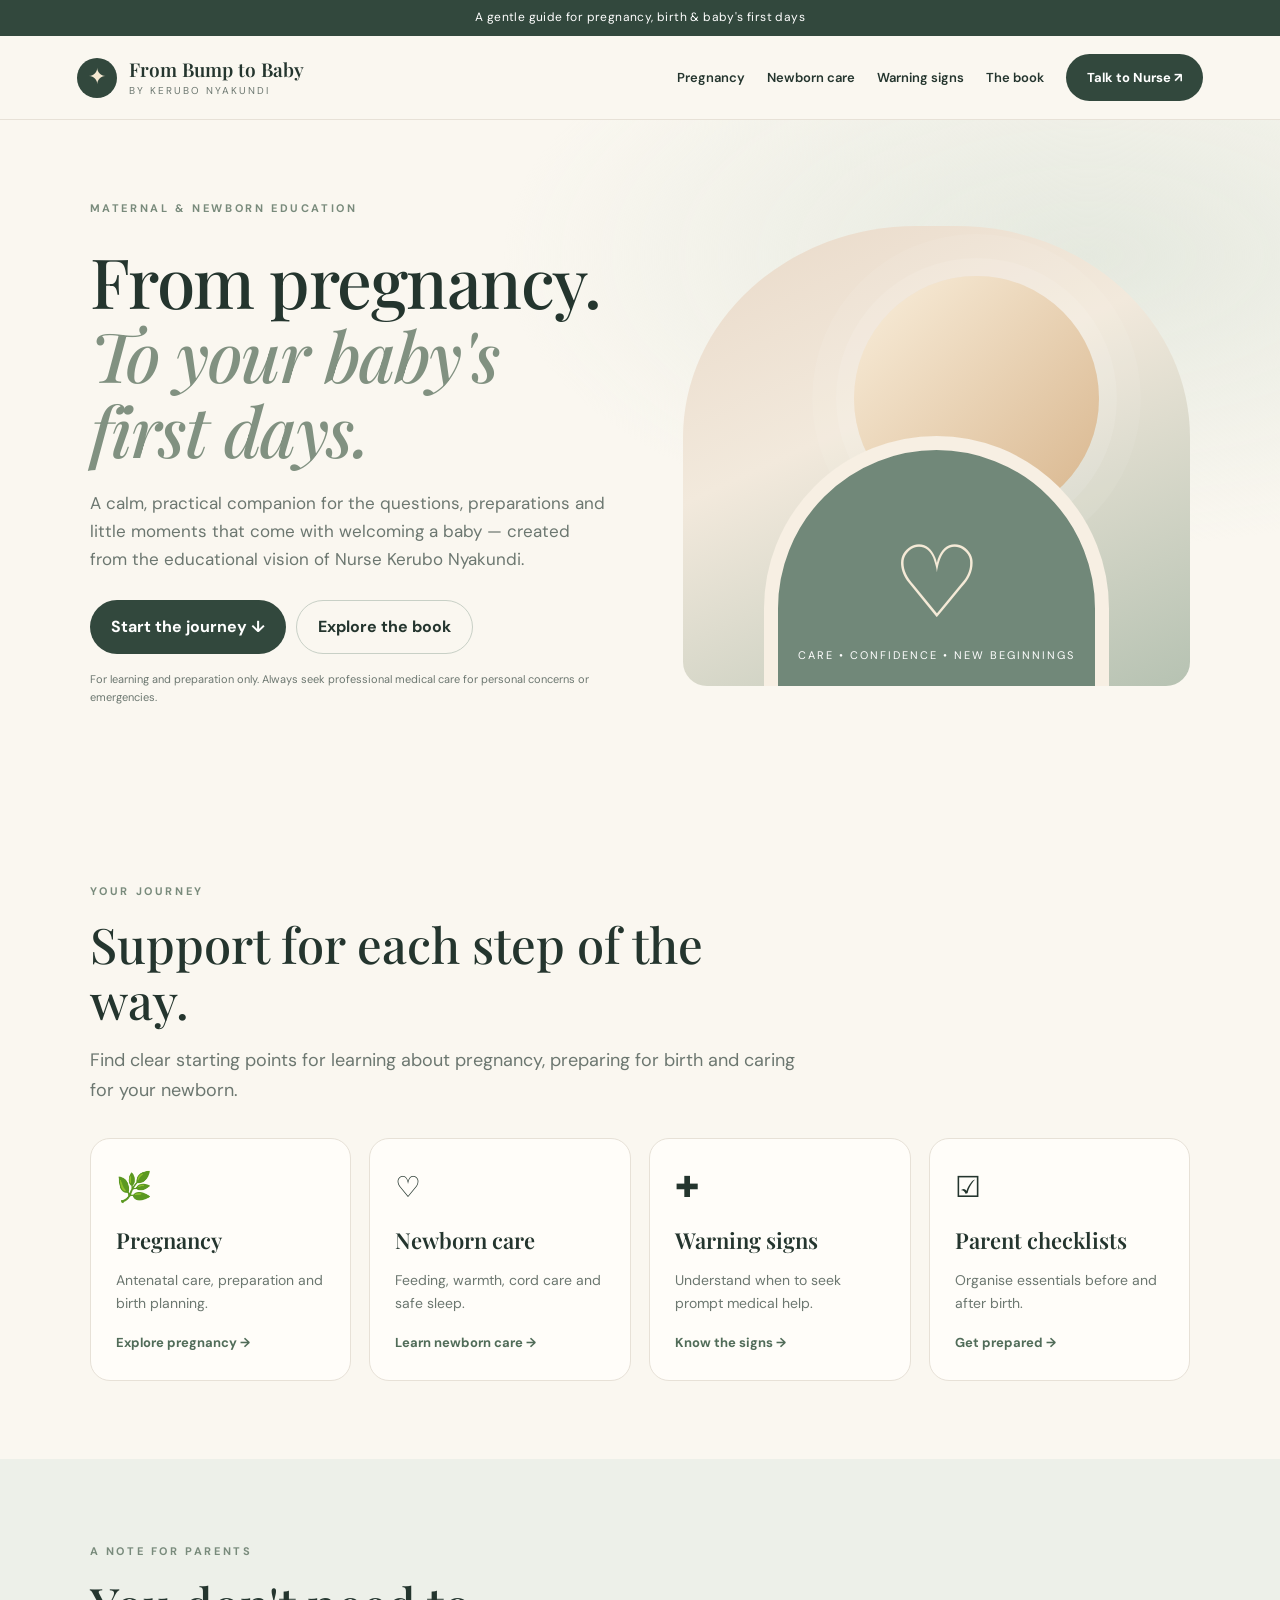
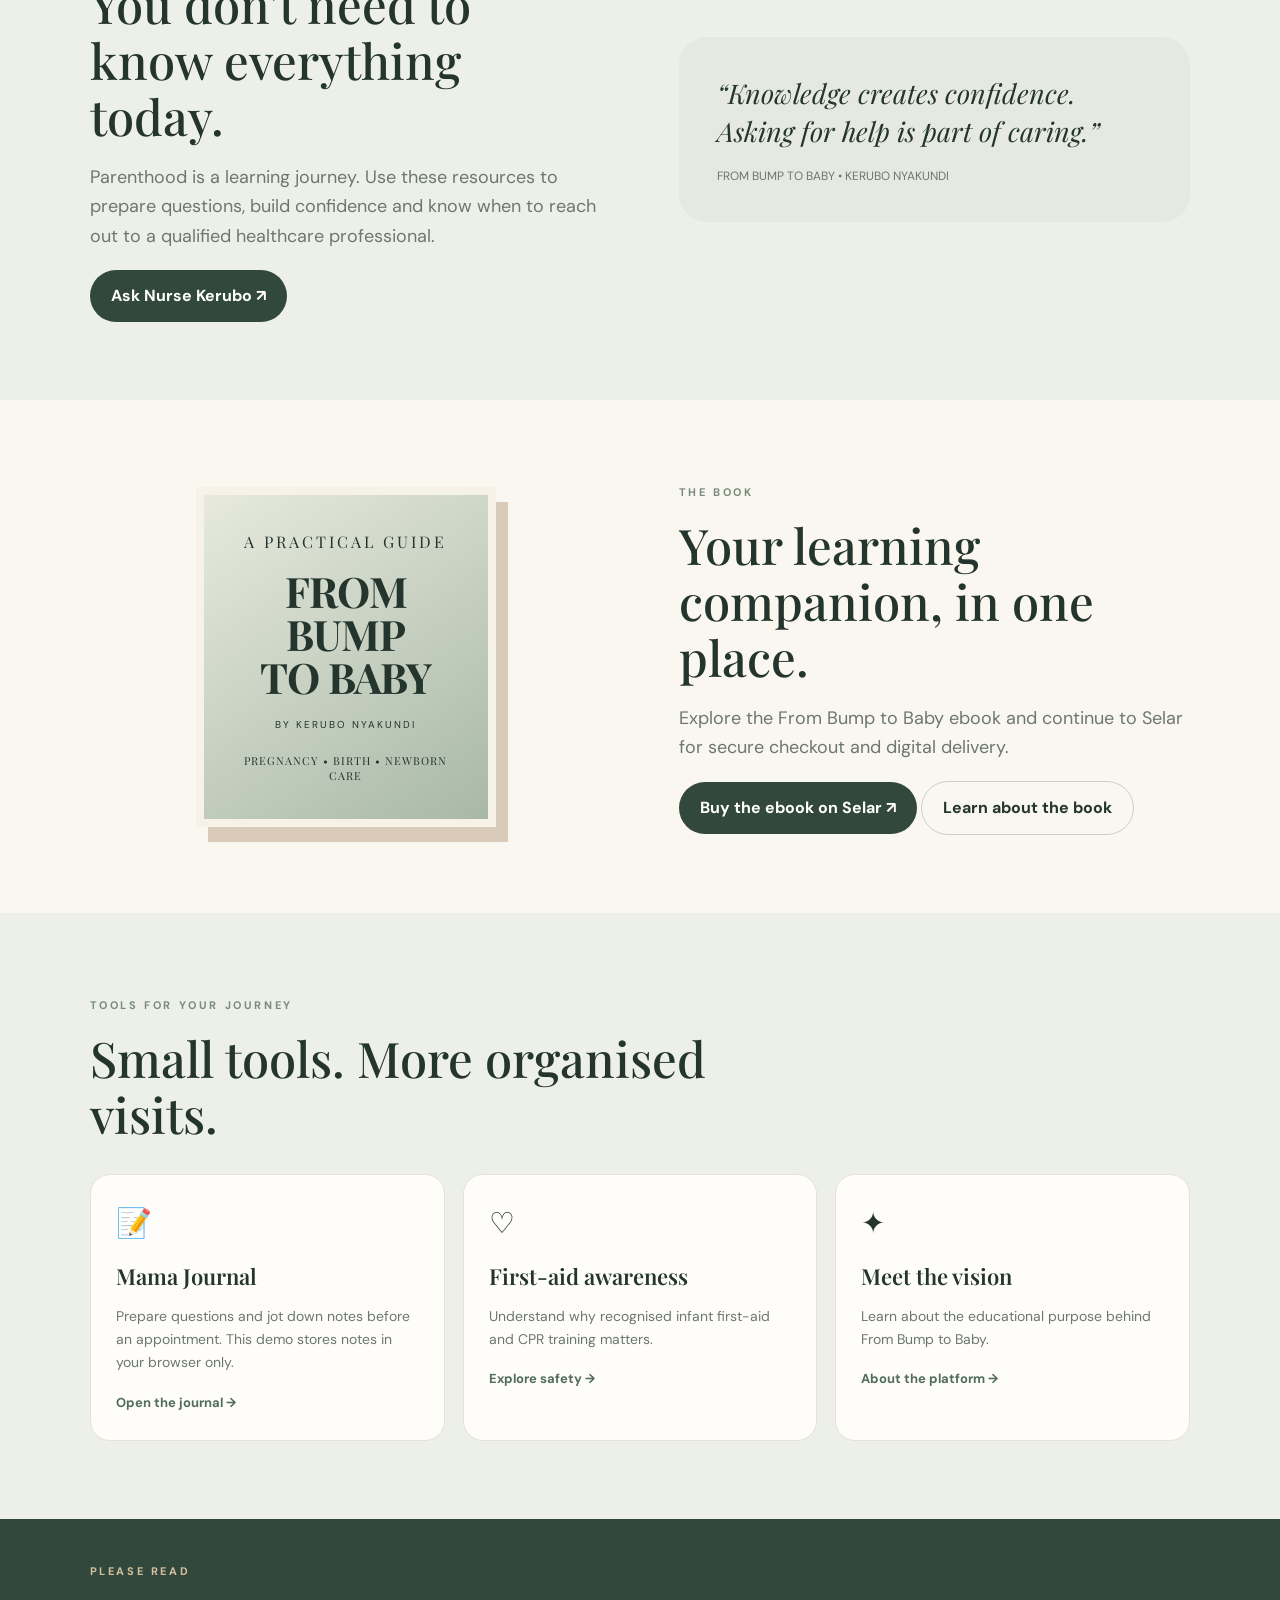
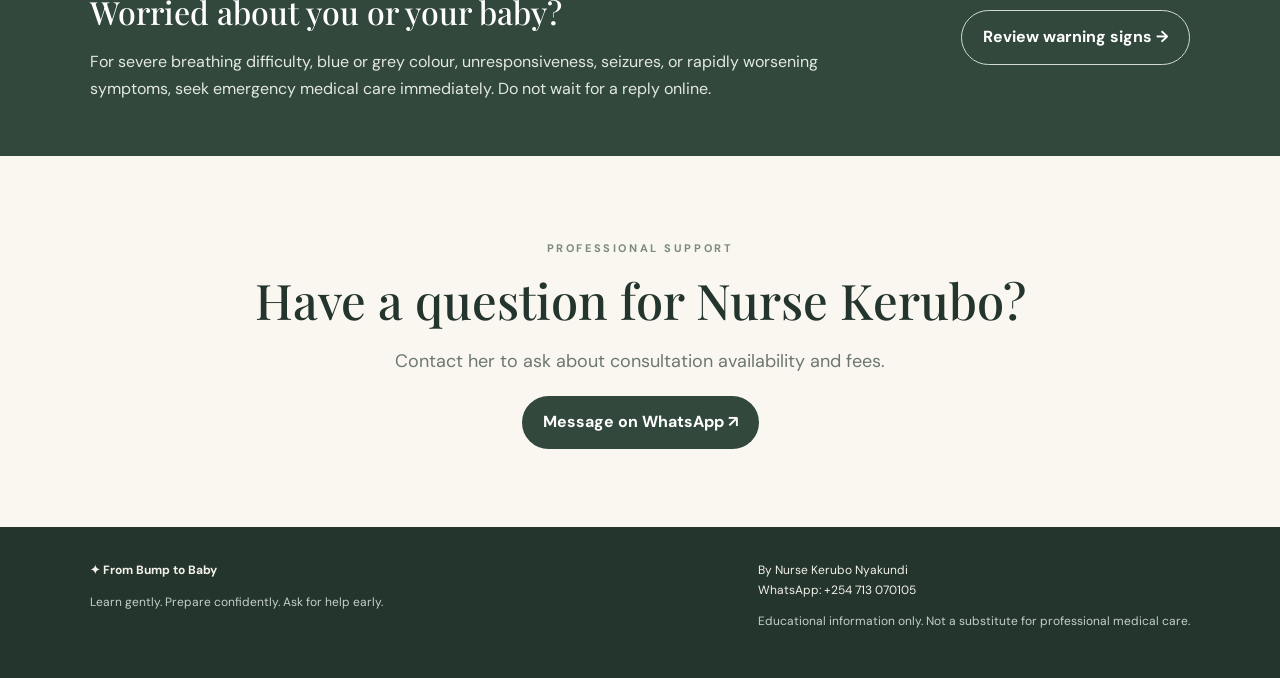
<file: index.html>
<!doctype html><html lang="en"><head><meta charset="utf-8"><meta name="viewport" content="width=device-width,initial-scale=1"><meta name="theme-color" content="#faf7f0"><meta name="description" content="Maternal and newborn education by Nurse Kerubo Nyakundi."><title>From Bump to Baby | Nurse Kerubo Nyakundi</title><link rel="stylesheet" href="styles.css"></head><body><div class="topnote">A gentle guide for pregnancy, birth & baby's first days</div><header class="header"><a class="brand" href="index.html"><span class="brandmark">✦</span><span class="brandname">From Bump to Baby<small>BY KERUBO NYAKUNDI</small></span></a><nav class="navlinks"><a href="pregnancy.html">Pregnancy</a><a href="newborn.html">Newborn care</a><a href="warning-signs.html">Warning signs</a><a href="book.html">The book</a><a class="navcta" href="consultation.html">Talk to Nurse ↗</a></nav><button class="menu" aria-label="Open menu" onclick="document.querySelector('.mobile-menu').classList.toggle('open')">☰</button></header><nav class="mobile-menu"><a href="index.html">Home</a><a href="pregnancy.html">Pregnancy</a><a href="newborn.html">Newborn care</a><a href="warning-signs.html">Warning signs</a><a href="first-aid.html">First aid</a><a href="checklists.html">Parent checklists</a><a href="journal.html">Mama Journal</a><a href="book.html">Explore the book</a><a href="about.html">About Kerubo</a><a href="consultation.html">Talk to Nurse</a></nav><main><section class="hero"><div><span class="eyebrow">MATERNAL & NEWBORN EDUCATION</span><h1>From pregnancy.<br><em>To your baby's first days.</em></h1><p>A calm, practical companion for the questions, preparations and little moments that come with welcoming a baby — created from the educational vision of Nurse Kerubo Nyakundi.</p><div class="actions"><a class="btn primary" href="#journey">Start the journey ↓</a><a class="btn secondary" href="book.html">Explore the book</a></div><p class="fine">For learning and preparation only. Always seek professional medical care for personal concerns or emergencies.</p></div><div class="hero-art" role="img" aria-label="Abstract warm illustration symbolising care and new beginnings"><div class="sun"></div><div class="arch"></div><div class="art-caption">Care • Confidence • New beginnings</div></div></section><section class="section" id="journey"><div class="section-head"><span class="eyebrow">YOUR JOURNEY</span><h2>Support for each step of the way.</h2><p class="lead">Find clear starting points for learning about pregnancy, preparing for birth and caring for your newborn.</p></div><div class="cards four"><a class="card" href="pregnancy.html"><span class="emoji">🌿</span><h3>Pregnancy</h3><p>Antenatal care, preparation and birth planning.</p><span class="textlink">Explore pregnancy →</span></a><a class="card" href="newborn.html"><span class="emoji">♡</span><h3>Newborn care</h3><p>Feeding, warmth, cord care and safe sleep.</p><span class="textlink">Learn newborn care →</span></a><a class="card" href="warning-signs.html"><span class="emoji">✚</span><h3>Warning signs</h3><p>Understand when to seek prompt medical help.</p><span class="textlink">Know the signs →</span></a><a class="card" href="checklists.html"><span class="emoji">☑</span><h3>Parent checklists</h3><p>Organise essentials before and after birth.</p><span class="textlink">Get prepared →</span></a></div></section><section class="section soft"><div class="split"><div><span class="eyebrow">A NOTE FOR PARENTS</span><h2>You don't need to know everything today.</h2><p class="lead">Parenthood is a learning journey. Use these resources to prepare questions, build confidence and know when to reach out to a qualified healthcare professional.</p><a class="btn primary" href="consultation.html">Ask Nurse Kerubo ↗</a></div><div class="quote">“Knowledge creates confidence. Asking for help is part of caring.”<small>FROM BUMP TO BABY • KERUBO NYAKUNDI</small></div></div></section><section class="section"><div class="split"><div class="bookcover">A PRACTICAL GUIDE<strong>FROM<br>BUMP<br>TO BABY</strong><small>BY KERUBO NYAKUNDI</small><span style="margin-top:22px;font-size:11px;letter-spacing:1px">PREGNANCY • BIRTH • NEWBORN CARE</span></div><div><span class="eyebrow">THE BOOK</span><h2>Your learning companion, in one place.</h2><p class="lead">Explore the From Bump to Baby ebook and continue to Selar for secure checkout and digital delivery.</p><a class="btn primary" href="https://selar.com/7926o1ka6p" target="_blank" rel="noopener noreferrer">Buy the ebook on Selar ↗</a> <a class="btn secondary" href="book.html">Learn about the book</a></div></div></section><section class="section soft"><div class="section-head"><span class="eyebrow">TOOLS FOR YOUR JOURNEY</span><h2>Small tools. More organised visits.</h2></div><div class="cards three"><a class="card" href="journal.html"><span class="emoji">📝</span><h3>Mama Journal</h3><p>Prepare questions and jot down notes before an appointment. This demo stores notes in your browser only.</p><span class="textlink">Open the journal →</span></a><a class="card" href="first-aid.html"><span class="emoji">♡</span><h3>First-aid awareness</h3><p>Understand why recognised infant first-aid and CPR training matters.</p><span class="textlink">Explore safety →</span></a><a class="card" href="about.html"><span class="emoji">✦</span><h3>Meet the vision</h3><p>Learn about the educational purpose behind From Bump to Baby.</p><span class="textlink">About the platform →</span></a></div></section><section class="alertband"><div><span class="eyebrow" style="color:#d6c19e">PLEASE READ</span><h2>Worried about you or your baby?</h2><p>For severe breathing difficulty, blue or grey colour, unresponsiveness, seizures, or rapidly worsening symptoms, seek emergency medical care immediately. Do not wait for a reply online.</p></div><a class="btn secondary" href="warning-signs.html">Review warning signs →</a></section><section class="section" style="text-align:center"><span class="eyebrow">PROFESSIONAL SUPPORT</span><h2>Have a question for Nurse Kerubo?</h2><p class="lead" style="margin:0 auto 20px">Contact her to ask about consultation availability and fees.</p><a class="btn primary" href="https://wa.me/254713070105?text=Hello%20Kerubo%2C%20I%27d%20like%20to%20ask%20about%20a%20nurse%20consultation." target="_blank" rel="noopener">Message on WhatsApp ↗</a></section></main><footer class="footer"><div><strong>✦ From Bump to Baby</strong><p>Learn gently. Prepare confidently. Ask for help early.</p></div><div>By Nurse Kerubo Nyakundi<br>WhatsApp: +254 713 070105<br><p>Educational information only. Not a substitute for professional medical care.</p></div></footer><script src="site.js"></script></body></html>
</file>
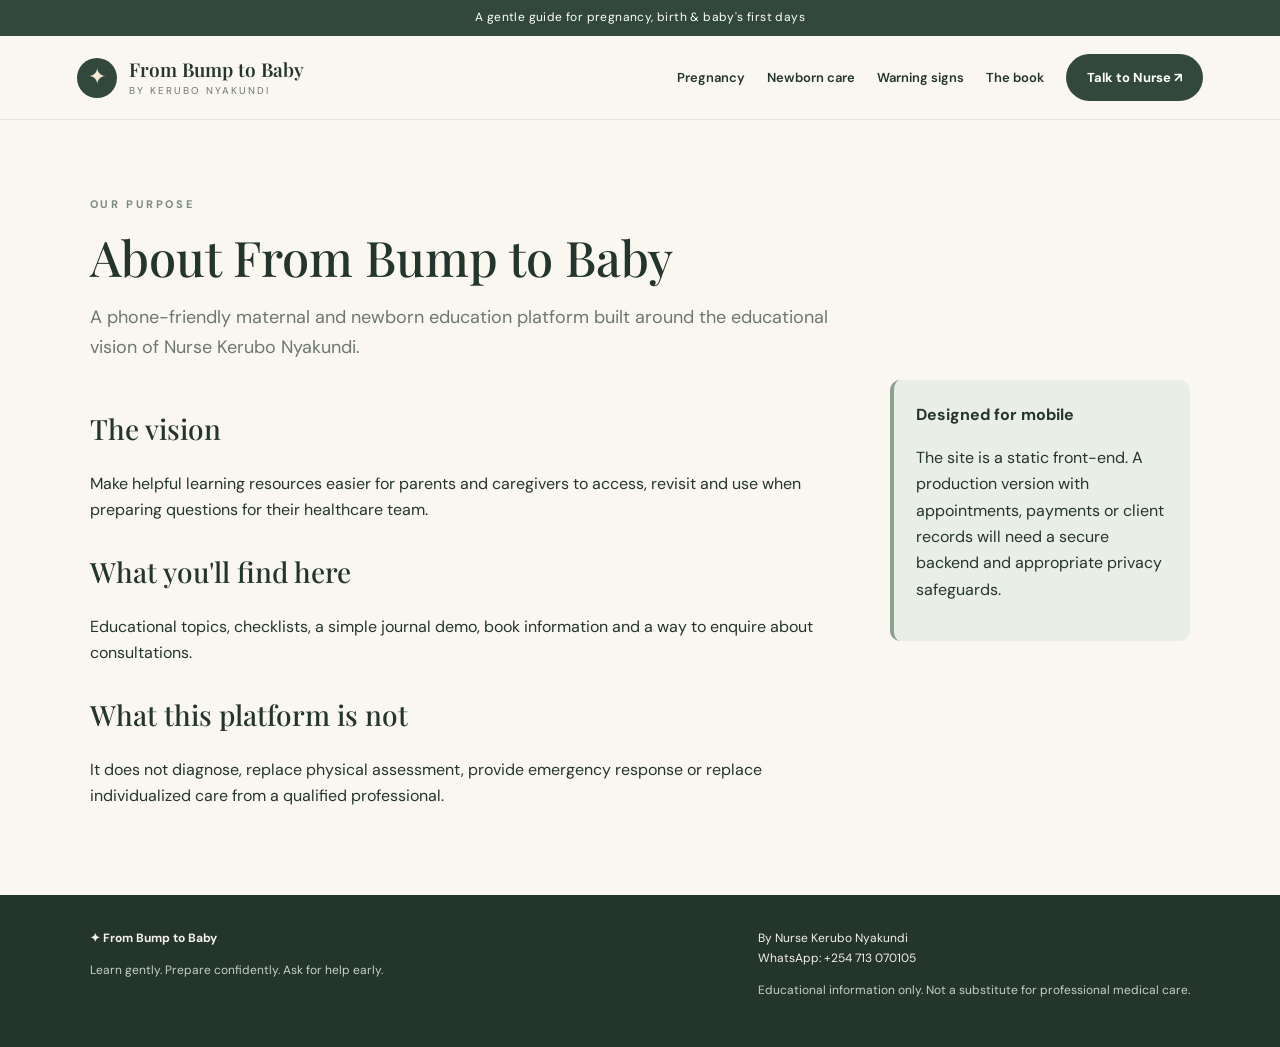
<file: about.html>
<!doctype html><html lang="en"><head><meta charset="utf-8"><meta name="viewport" content="width=device-width,initial-scale=1"><meta name="theme-color" content="#faf7f0"><meta name="description" content="Maternal and newborn education by Nurse Kerubo Nyakundi."><title>About | From Bump to Baby</title><link rel="stylesheet" href="styles.css"></head><body><div class="topnote">A gentle guide for pregnancy, birth & baby's first days</div><header class="header"><a class="brand" href="index.html"><span class="brandmark">✦</span><span class="brandname">From Bump to Baby<small>BY KERUBO NYAKUNDI</small></span></a><nav class="navlinks"><a href="pregnancy.html">Pregnancy</a><a href="newborn.html">Newborn care</a><a href="warning-signs.html">Warning signs</a><a href="book.html">The book</a><a class="navcta" href="consultation.html">Talk to Nurse ↗</a></nav><button class="menu" aria-label="Open menu" onclick="document.querySelector('.mobile-menu').classList.toggle('open')">☰</button></header><nav class="mobile-menu"><a href="index.html">Home</a><a href="pregnancy.html">Pregnancy</a><a href="newborn.html">Newborn care</a><a href="warning-signs.html">Warning signs</a><a href="first-aid.html">First aid</a><a href="checklists.html">Parent checklists</a><a href="journal.html">Mama Journal</a><a href="book.html">Explore the book</a><a href="about.html">About Kerubo</a><a href="consultation.html">Talk to Nurse</a></nav><main class="page"><span class="eyebrow">OUR PURPOSE</span><h1>About From Bump to Baby</h1><p class="lead">A phone-friendly maternal and newborn education platform built around the educational vision of Nurse Kerubo Nyakundi.</p><div class="content"><article><h2>The vision</h2><p>Make helpful learning resources easier for parents and caregivers to access, revisit and use when preparing questions for their healthcare team.</p><h2>What you'll find here</h2><p>Educational topics, checklists, a simple journal demo, book information and a way to enquire about consultations.</p><h2>What this platform is not</h2><p>It does not diagnose, replace physical assessment, provide emergency response or replace individualized care from a qualified professional.</p></article><aside class="tip"><strong>Designed for mobile</strong><p>The site is a static front-end. A production version with appointments, payments or client records will need a secure backend and appropriate privacy safeguards.</p></aside></div></main><footer class="footer"><div><strong>✦ From Bump to Baby</strong><p>Learn gently. Prepare confidently. Ask for help early.</p></div><div>By Nurse Kerubo Nyakundi<br>WhatsApp: +254 713 070105<br><p>Educational information only. Not a substitute for professional medical care.</p></div></footer><script src="site.js"></script></body></html>
</file>
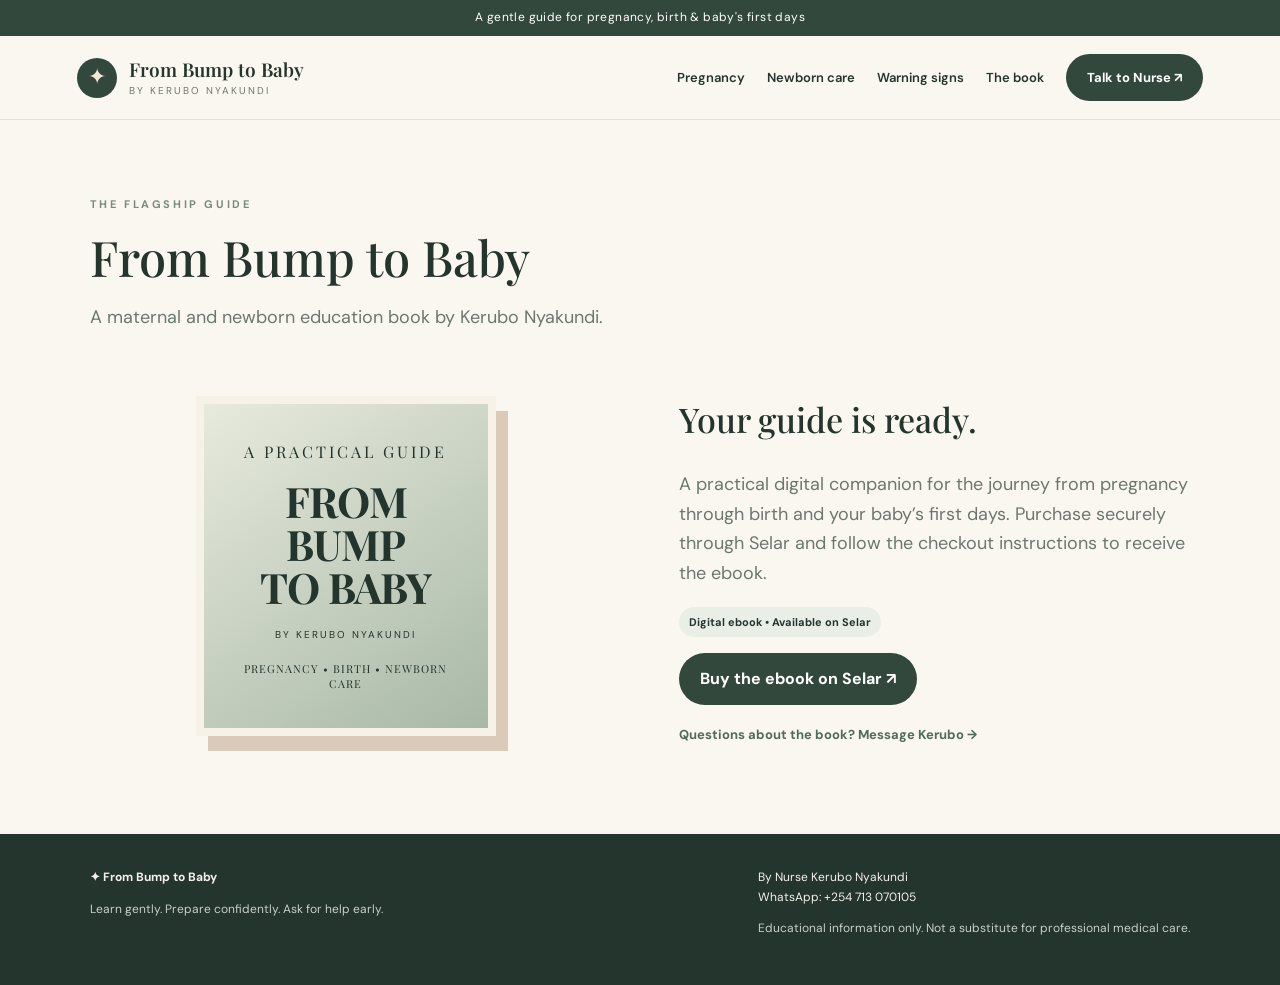
<file: book.html>
<!doctype html><html lang="en"><head><meta charset="utf-8"><meta name="viewport" content="width=device-width,initial-scale=1"><meta name="theme-color" content="#faf7f0"><meta name="description" content="Maternal and newborn education by Nurse Kerubo Nyakundi."><title>The Book | From Bump to Baby</title><link rel="stylesheet" href="styles.css"></head><body><div class="topnote">A gentle guide for pregnancy, birth & baby's first days</div><header class="header"><a class="brand" href="index.html"><span class="brandmark">✦</span><span class="brandname">From Bump to Baby<small>BY KERUBO NYAKUNDI</small></span></a><nav class="navlinks"><a href="pregnancy.html">Pregnancy</a><a href="newborn.html">Newborn care</a><a href="warning-signs.html">Warning signs</a><a href="book.html">The book</a><a class="navcta" href="consultation.html">Talk to Nurse ↗</a></nav><button class="menu" aria-label="Open menu" onclick="document.querySelector('.mobile-menu').classList.toggle('open')">☰</button></header><nav class="mobile-menu"><a href="index.html">Home</a><a href="pregnancy.html">Pregnancy</a><a href="newborn.html">Newborn care</a><a href="warning-signs.html">Warning signs</a><a href="first-aid.html">First aid</a><a href="checklists.html">Parent checklists</a><a href="journal.html">Mama Journal</a><a href="book.html">Explore the book</a><a href="about.html">About Kerubo</a><a href="consultation.html">Talk to Nurse</a></nav><main class="page"><span class="eyebrow">THE FLAGSHIP GUIDE</span><h1>From Bump to Baby</h1><p class="lead">A maternal and newborn education book by Kerubo Nyakundi.</p><div class="split" style="margin-top:35px"><div class="bookcover">A PRACTICAL GUIDE<strong>FROM<br>BUMP<br>TO BABY</strong><small>BY KERUBO NYAKUNDI</small><span style="margin-top:20px;font-size:11px;letter-spacing:1px">PREGNANCY • BIRTH • NEWBORN CARE</span></div><div><h2 style="font:500 34px 'Playfair Display',serif">Your guide is ready.</h2><p class="lead">A practical digital companion for the journey from pregnancy through birth and your baby’s first days. Purchase securely through Selar and follow the checkout instructions to receive the ebook.</p><p><span class="badge">Digital ebook • Available on Selar</span></p><a class="btn primary" href="https://selar.com/7926o1ka6p" target="_blank" rel="noopener noreferrer">Buy the ebook on Selar ↗</a><p style="margin-top:16px"><a class="textlink" href="https://wa.me/254713070105?text=Hello%20Kerubo%2C%20I%27d%20like%20to%20ask%20about%20the%20From%20Bump%20to%20Baby%20ebook." target="_blank" rel="noopener noreferrer">Questions about the book? Message Kerubo →</a></p></div></div></main><footer class="footer"><div><strong>✦ From Bump to Baby</strong><p>Learn gently. Prepare confidently. Ask for help early.</p></div><div>By Nurse Kerubo Nyakundi<br>WhatsApp: +254 713 070105<br><p>Educational information only. Not a substitute for professional medical care.</p></div></footer><script src="site.js"></script></body></html>
</file>
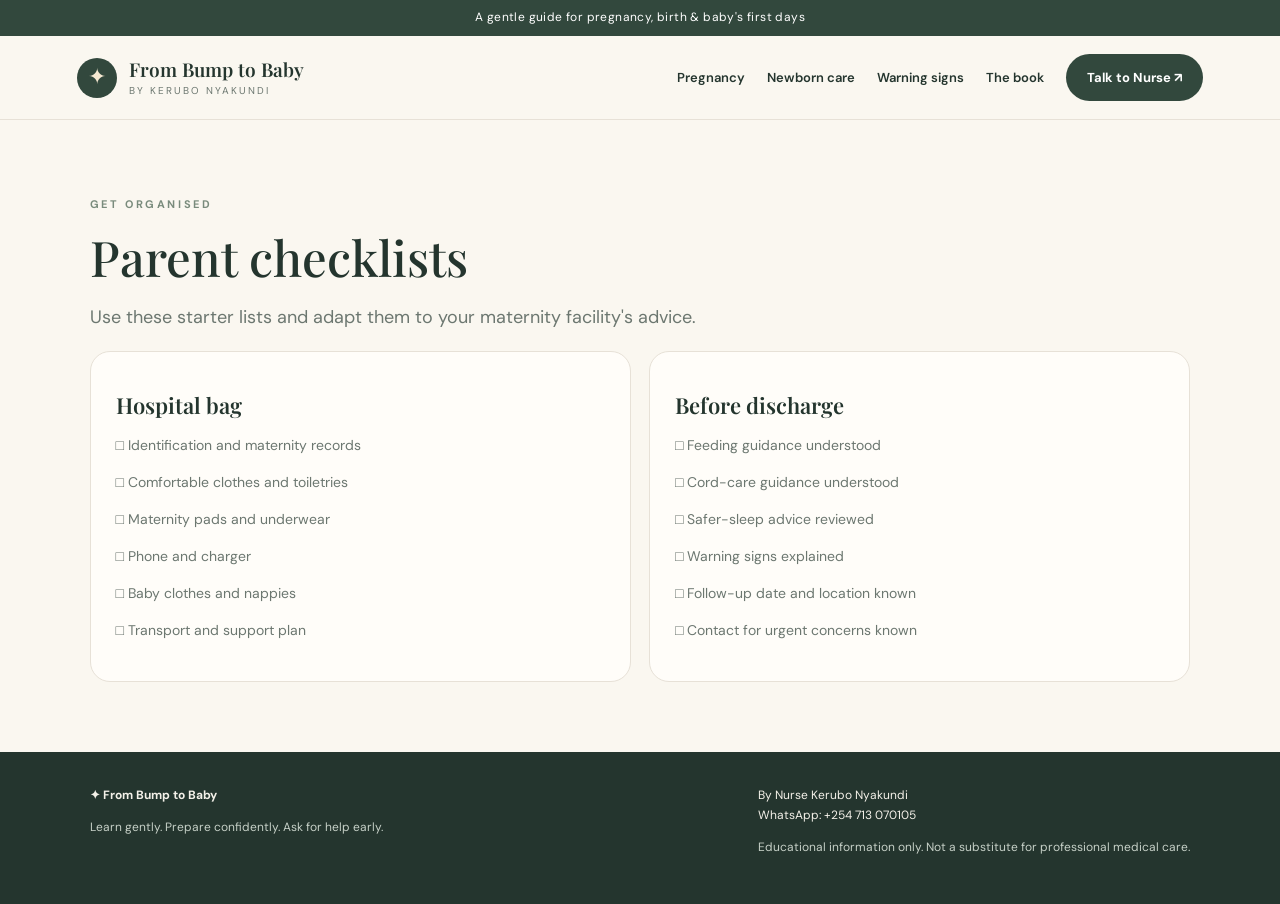
<file: checklists.html>
<!doctype html><html lang="en"><head><meta charset="utf-8"><meta name="viewport" content="width=device-width,initial-scale=1"><meta name="theme-color" content="#faf7f0"><meta name="description" content="Maternal and newborn education by Nurse Kerubo Nyakundi."><title>Parent Checklists | From Bump to Baby</title><link rel="stylesheet" href="styles.css"></head><body><div class="topnote">A gentle guide for pregnancy, birth & baby's first days</div><header class="header"><a class="brand" href="index.html"><span class="brandmark">✦</span><span class="brandname">From Bump to Baby<small>BY KERUBO NYAKUNDI</small></span></a><nav class="navlinks"><a href="pregnancy.html">Pregnancy</a><a href="newborn.html">Newborn care</a><a href="warning-signs.html">Warning signs</a><a href="book.html">The book</a><a class="navcta" href="consultation.html">Talk to Nurse ↗</a></nav><button class="menu" aria-label="Open menu" onclick="document.querySelector('.mobile-menu').classList.toggle('open')">☰</button></header><nav class="mobile-menu"><a href="index.html">Home</a><a href="pregnancy.html">Pregnancy</a><a href="newborn.html">Newborn care</a><a href="warning-signs.html">Warning signs</a><a href="first-aid.html">First aid</a><a href="checklists.html">Parent checklists</a><a href="journal.html">Mama Journal</a><a href="book.html">Explore the book</a><a href="about.html">About Kerubo</a><a href="consultation.html">Talk to Nurse</a></nav><main class="page"><span class="eyebrow">GET ORGANISED</span><h1>Parent checklists</h1><p class="lead">Use these starter lists and adapt them to your maternity facility's advice.</p><div class="cards two"><div class="card"><h3>Hospital bag</h3><p>□ Identification and maternity records</p><p>□ Comfortable clothes and toiletries</p><p>□ Maternity pads and underwear</p><p>□ Phone and charger</p><p>□ Baby clothes and nappies</p><p>□ Transport and support plan</p></div><div class="card"><h3>Before discharge</h3><p>□ Feeding guidance understood</p><p>□ Cord-care guidance understood</p><p>□ Safer-sleep advice reviewed</p><p>□ Warning signs explained</p><p>□ Follow-up date and location known</p><p>□ Contact for urgent concerns known</p></div></div></main><footer class="footer"><div><strong>✦ From Bump to Baby</strong><p>Learn gently. Prepare confidently. Ask for help early.</p></div><div>By Nurse Kerubo Nyakundi<br>WhatsApp: +254 713 070105<br><p>Educational information only. Not a substitute for professional medical care.</p></div></footer><script src="site.js"></script></body></html>
</file>
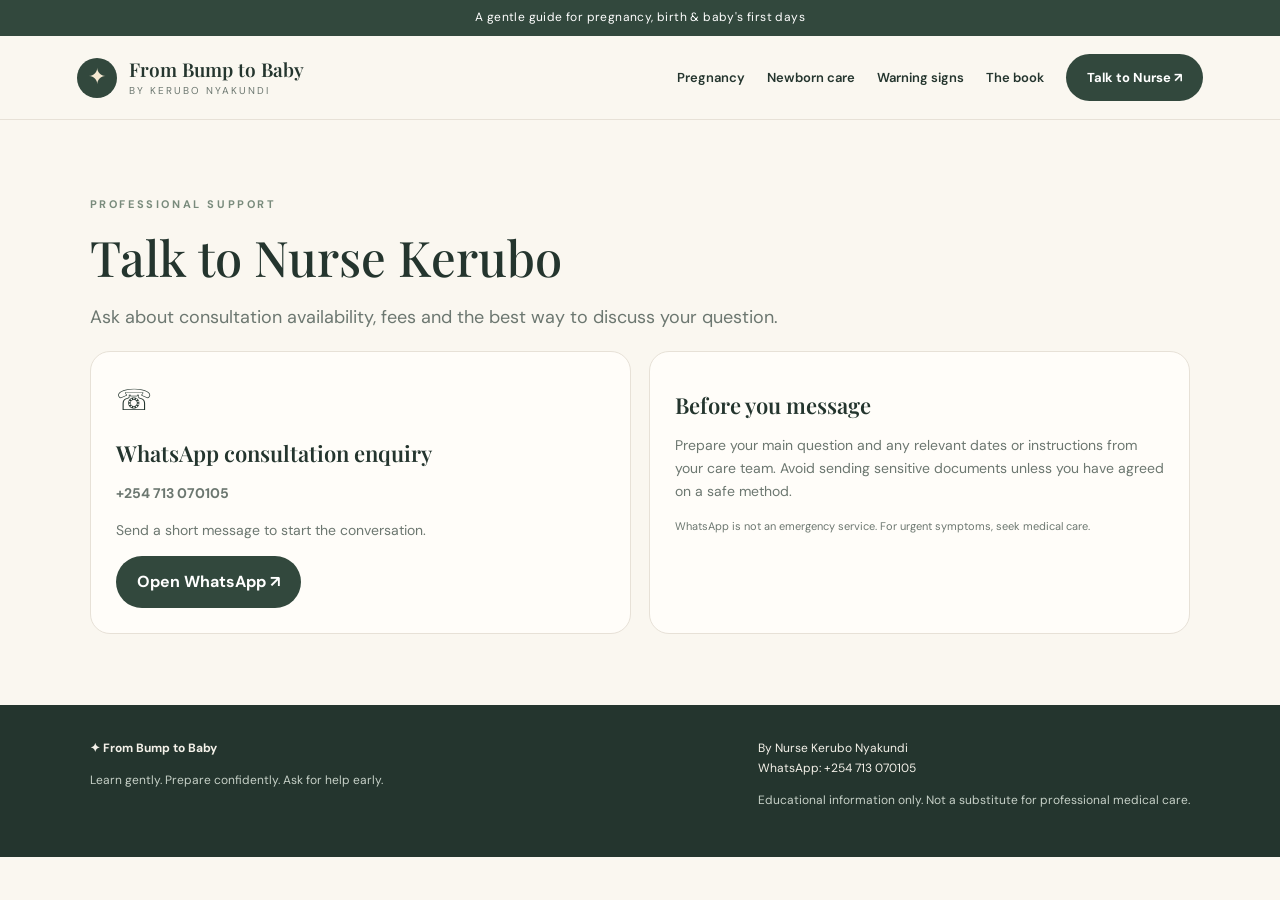
<file: consultation.html>
<!doctype html><html lang="en"><head><meta charset="utf-8"><meta name="viewport" content="width=device-width,initial-scale=1"><meta name="theme-color" content="#faf7f0"><meta name="description" content="Maternal and newborn education by Nurse Kerubo Nyakundi."><title>Consult Nurse Kerubo | From Bump to Baby</title><link rel="stylesheet" href="styles.css"></head><body><div class="topnote">A gentle guide for pregnancy, birth & baby's first days</div><header class="header"><a class="brand" href="index.html"><span class="brandmark">✦</span><span class="brandname">From Bump to Baby<small>BY KERUBO NYAKUNDI</small></span></a><nav class="navlinks"><a href="pregnancy.html">Pregnancy</a><a href="newborn.html">Newborn care</a><a href="warning-signs.html">Warning signs</a><a href="book.html">The book</a><a class="navcta" href="consultation.html">Talk to Nurse ↗</a></nav><button class="menu" aria-label="Open menu" onclick="document.querySelector('.mobile-menu').classList.toggle('open')">☰</button></header><nav class="mobile-menu"><a href="index.html">Home</a><a href="pregnancy.html">Pregnancy</a><a href="newborn.html">Newborn care</a><a href="warning-signs.html">Warning signs</a><a href="first-aid.html">First aid</a><a href="checklists.html">Parent checklists</a><a href="journal.html">Mama Journal</a><a href="book.html">Explore the book</a><a href="about.html">About Kerubo</a><a href="consultation.html">Talk to Nurse</a></nav><main class="page"><span class="eyebrow">PROFESSIONAL SUPPORT</span><h1>Talk to Nurse Kerubo</h1><p class="lead">Ask about consultation availability, fees and the best way to discuss your question.</p><div class="cards two"><div class="card"><span class="emoji">☏</span><h3>WhatsApp consultation enquiry</h3><p><strong>+254 713 070105</strong></p><p>Send a short message to start the conversation.</p><a class="btn primary" href="https://wa.me/254713070105?text=Hello%20Kerubo%2C%20I%27d%20like%20to%20ask%20about%20a%20nurse%20consultation." target="_blank" rel="noopener">Open WhatsApp ↗</a></div><div class="card"><h3>Before you message</h3><p>Prepare your main question and any relevant dates or instructions from your care team. Avoid sending sensitive documents unless you have agreed on a safe method.</p><p class="fine">WhatsApp is not an emergency service. For urgent symptoms, seek medical care.</p></div></div></main><footer class="footer"><div><strong>✦ From Bump to Baby</strong><p>Learn gently. Prepare confidently. Ask for help early.</p></div><div>By Nurse Kerubo Nyakundi<br>WhatsApp: +254 713 070105<br><p>Educational information only. Not a substitute for professional medical care.</p></div></footer><script src="site.js"></script></body></html>
</file>
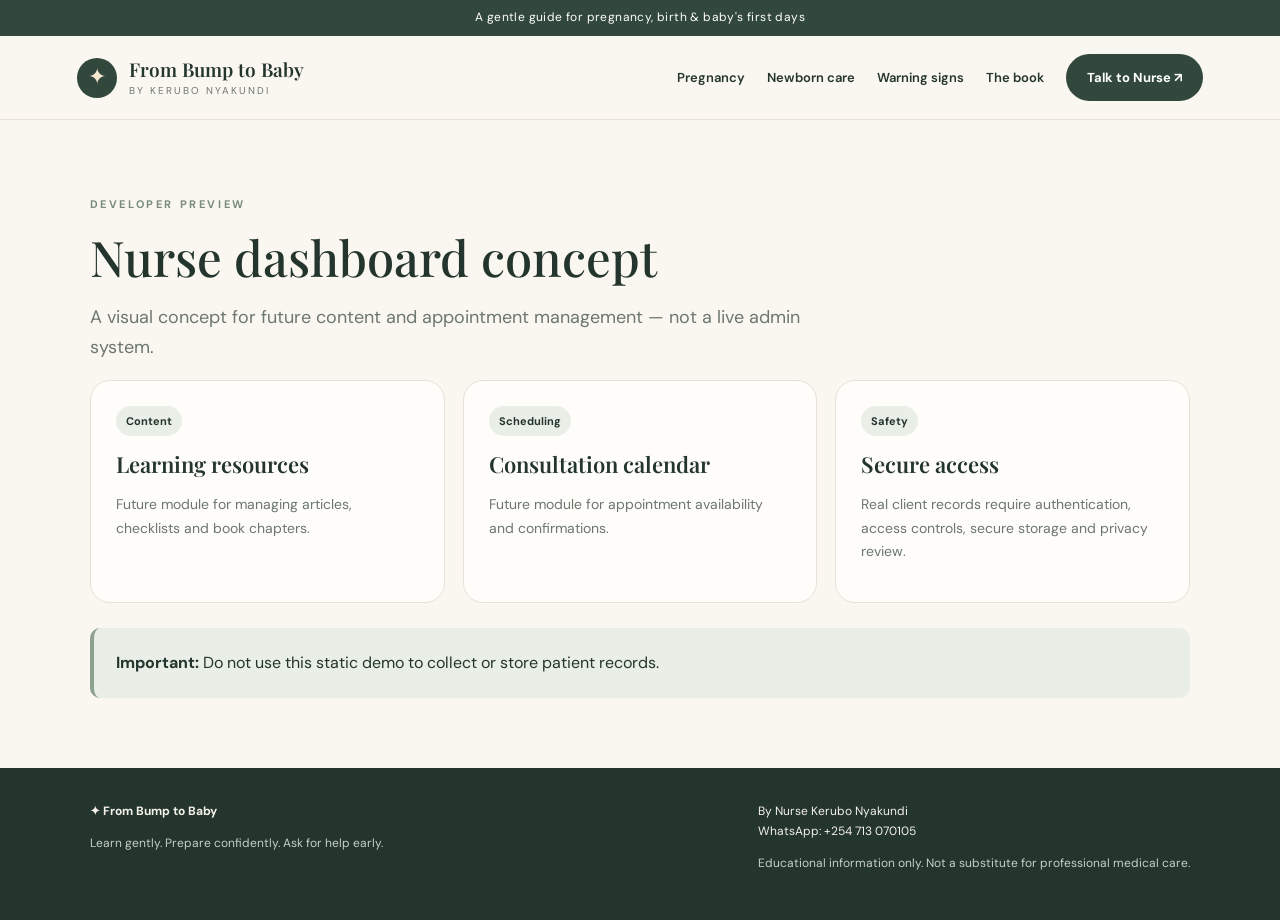
<file: dashboard.html>
<!doctype html><html lang="en"><head><meta charset="utf-8"><meta name="viewport" content="width=device-width,initial-scale=1"><meta name="theme-color" content="#faf7f0"><meta name="description" content="Maternal and newborn education by Nurse Kerubo Nyakundi."><title>Nurse Dashboard Preview | From Bump to Baby</title><link rel="stylesheet" href="styles.css"></head><body><div class="topnote">A gentle guide for pregnancy, birth & baby's first days</div><header class="header"><a class="brand" href="index.html"><span class="brandmark">✦</span><span class="brandname">From Bump to Baby<small>BY KERUBO NYAKUNDI</small></span></a><nav class="navlinks"><a href="pregnancy.html">Pregnancy</a><a href="newborn.html">Newborn care</a><a href="warning-signs.html">Warning signs</a><a href="book.html">The book</a><a class="navcta" href="consultation.html">Talk to Nurse ↗</a></nav><button class="menu" aria-label="Open menu" onclick="document.querySelector('.mobile-menu').classList.toggle('open')">☰</button></header><nav class="mobile-menu"><a href="index.html">Home</a><a href="pregnancy.html">Pregnancy</a><a href="newborn.html">Newborn care</a><a href="warning-signs.html">Warning signs</a><a href="first-aid.html">First aid</a><a href="checklists.html">Parent checklists</a><a href="journal.html">Mama Journal</a><a href="book.html">Explore the book</a><a href="about.html">About Kerubo</a><a href="consultation.html">Talk to Nurse</a></nav><main class="page"><span class="eyebrow">DEVELOPER PREVIEW</span><h1>Nurse dashboard concept</h1><p class="lead">A visual concept for future content and appointment management — not a live admin system.</p><div class="cards three"><div class="card"><span class="badge">Content</span><h3>Learning resources</h3><p>Future module for managing articles, checklists and book chapters.</p></div><div class="card"><span class="badge">Scheduling</span><h3>Consultation calendar</h3><p>Future module for appointment availability and confirmations.</p></div><div class="card"><span class="badge">Safety</span><h3>Secure access</h3><p>Real client records require authentication, access controls, secure storage and privacy review.</p></div></div><div class="tip" style="margin-top:25px"><strong>Important:</strong> Do not use this static demo to collect or store patient records.</div></main><footer class="footer"><div><strong>✦ From Bump to Baby</strong><p>Learn gently. Prepare confidently. Ask for help early.</p></div><div>By Nurse Kerubo Nyakundi<br>WhatsApp: +254 713 070105<br><p>Educational information only. Not a substitute for professional medical care.</p></div></footer><script src="site.js"></script></body></html>
</file>
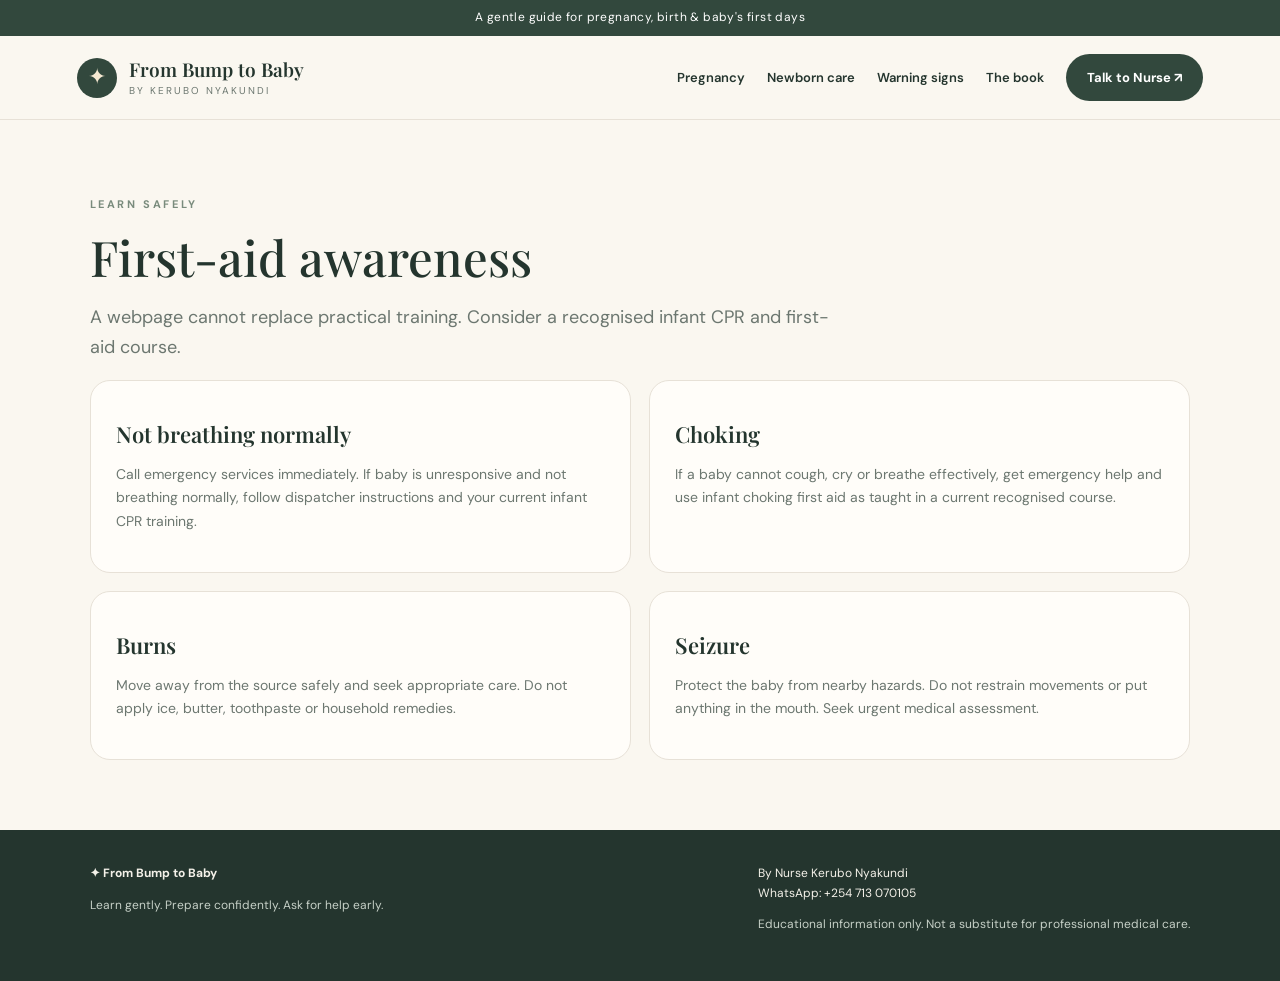
<file: first-aid.html>
<!doctype html><html lang="en"><head><meta charset="utf-8"><meta name="viewport" content="width=device-width,initial-scale=1"><meta name="theme-color" content="#faf7f0"><meta name="description" content="Maternal and newborn education by Nurse Kerubo Nyakundi."><title>First Aid Awareness | From Bump to Baby</title><link rel="stylesheet" href="styles.css"></head><body><div class="topnote">A gentle guide for pregnancy, birth & baby's first days</div><header class="header"><a class="brand" href="index.html"><span class="brandmark">✦</span><span class="brandname">From Bump to Baby<small>BY KERUBO NYAKUNDI</small></span></a><nav class="navlinks"><a href="pregnancy.html">Pregnancy</a><a href="newborn.html">Newborn care</a><a href="warning-signs.html">Warning signs</a><a href="book.html">The book</a><a class="navcta" href="consultation.html">Talk to Nurse ↗</a></nav><button class="menu" aria-label="Open menu" onclick="document.querySelector('.mobile-menu').classList.toggle('open')">☰</button></header><nav class="mobile-menu"><a href="index.html">Home</a><a href="pregnancy.html">Pregnancy</a><a href="newborn.html">Newborn care</a><a href="warning-signs.html">Warning signs</a><a href="first-aid.html">First aid</a><a href="checklists.html">Parent checklists</a><a href="journal.html">Mama Journal</a><a href="book.html">Explore the book</a><a href="about.html">About Kerubo</a><a href="consultation.html">Talk to Nurse</a></nav><main class="page"><span class="eyebrow">LEARN SAFELY</span><h1>First-aid awareness</h1><p class="lead">A webpage cannot replace practical training. Consider a recognised infant CPR and first-aid course.</p><div class="cards two"><div class="card"><h3>Not breathing normally</h3><p>Call emergency services immediately. If baby is unresponsive and not breathing normally, follow dispatcher instructions and your current infant CPR training.</p></div><div class="card"><h3>Choking</h3><p>If a baby cannot cough, cry or breathe effectively, get emergency help and use infant choking first aid as taught in a current recognised course.</p></div><div class="card"><h3>Burns</h3><p>Move away from the source safely and seek appropriate care. Do not apply ice, butter, toothpaste or household remedies.</p></div><div class="card"><h3>Seizure</h3><p>Protect the baby from nearby hazards. Do not restrain movements or put anything in the mouth. Seek urgent medical assessment.</p></div></div></main><footer class="footer"><div><strong>✦ From Bump to Baby</strong><p>Learn gently. Prepare confidently. Ask for help early.</p></div><div>By Nurse Kerubo Nyakundi<br>WhatsApp: +254 713 070105<br><p>Educational information only. Not a substitute for professional medical care.</p></div></footer><script src="site.js"></script></body></html>
</file>
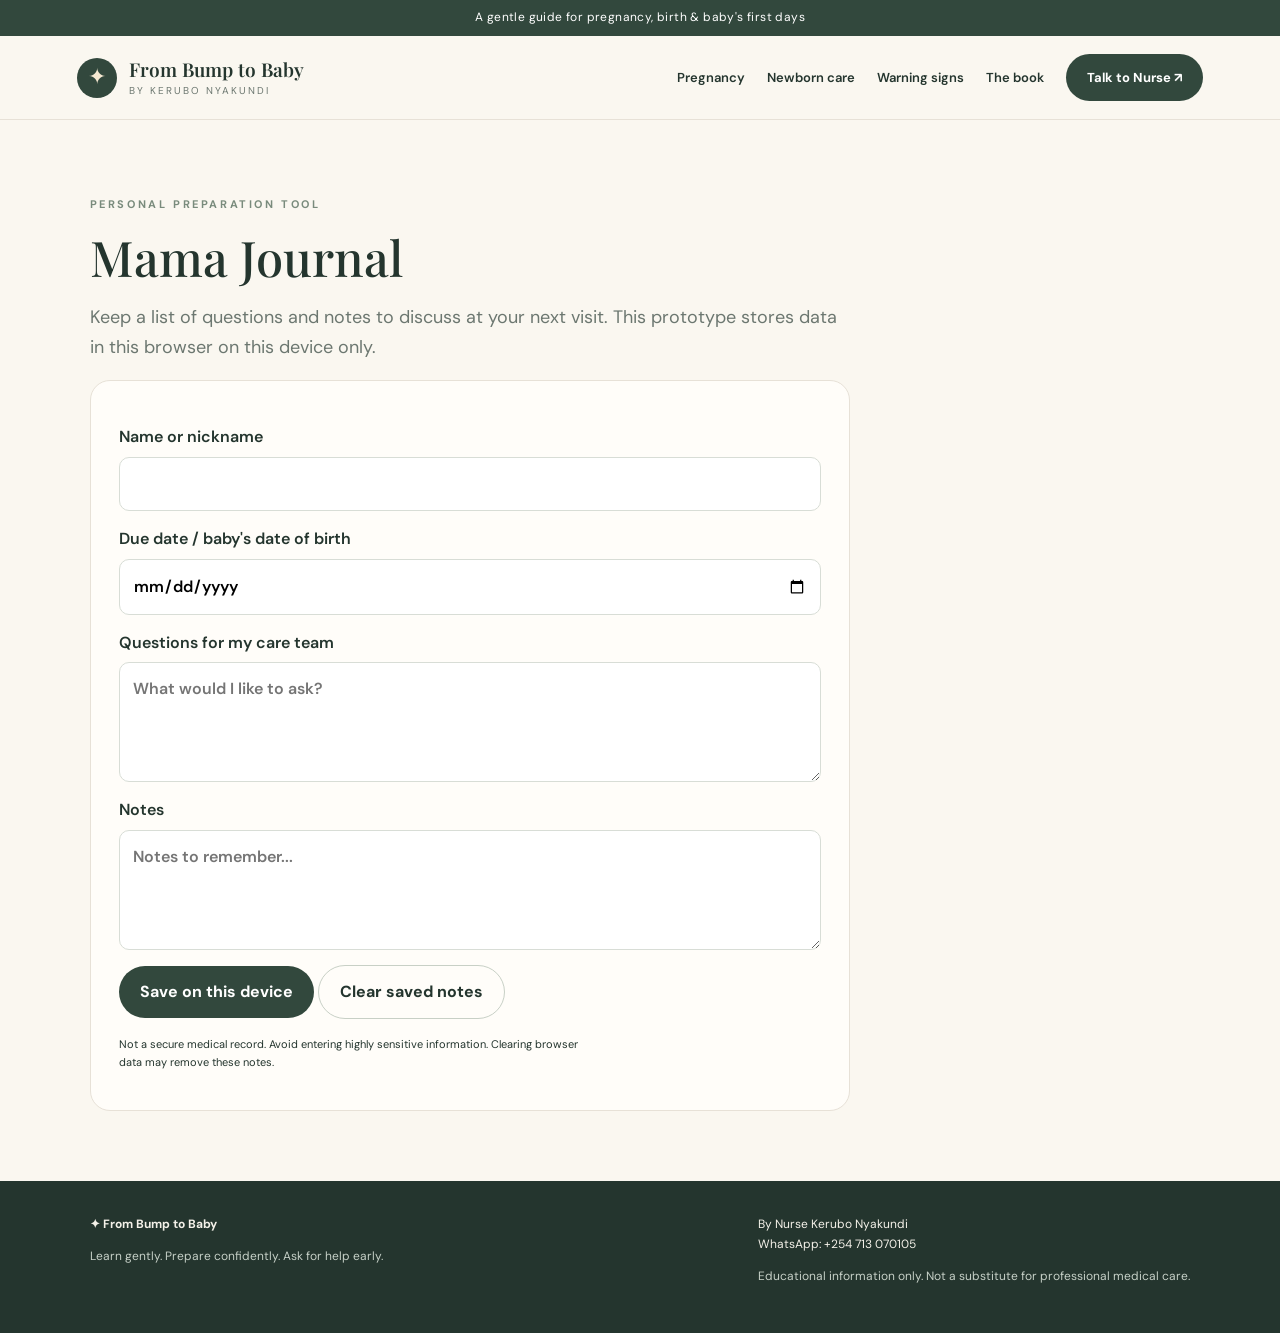
<file: journal.html>
<!doctype html><html lang="en"><head><meta charset="utf-8"><meta name="viewport" content="width=device-width,initial-scale=1"><meta name="theme-color" content="#faf7f0"><meta name="description" content="Maternal and newborn education by Nurse Kerubo Nyakundi."><title>Mama Journal | From Bump to Baby</title><link rel="stylesheet" href="styles.css"></head><body><div class="topnote">A gentle guide for pregnancy, birth & baby's first days</div><header class="header"><a class="brand" href="index.html"><span class="brandmark">✦</span><span class="brandname">From Bump to Baby<small>BY KERUBO NYAKUNDI</small></span></a><nav class="navlinks"><a href="pregnancy.html">Pregnancy</a><a href="newborn.html">Newborn care</a><a href="warning-signs.html">Warning signs</a><a href="book.html">The book</a><a class="navcta" href="consultation.html">Talk to Nurse ↗</a></nav><button class="menu" aria-label="Open menu" onclick="document.querySelector('.mobile-menu').classList.toggle('open')">☰</button></header><nav class="mobile-menu"><a href="index.html">Home</a><a href="pregnancy.html">Pregnancy</a><a href="newborn.html">Newborn care</a><a href="warning-signs.html">Warning signs</a><a href="first-aid.html">First aid</a><a href="checklists.html">Parent checklists</a><a href="journal.html">Mama Journal</a><a href="book.html">Explore the book</a><a href="about.html">About Kerubo</a><a href="consultation.html">Talk to Nurse</a></nav><main class="page"><span class="eyebrow">PERSONAL PREPARATION TOOL</span><h1>Mama Journal</h1><p class="lead">Keep a list of questions and notes to discuss at your next visit. This prototype stores data in this browser on this device only.</p><div class="form"><label>Name or nickname<input id="jname" autocomplete="off"></label><label>Due date / baby's date of birth<input id="jdate" type="date"></label><label>Questions for my care team<textarea id="jquestions" placeholder="What would I like to ask?"></textarea></label><label>Notes<textarea id="jnotes" placeholder="Notes to remember..."></textarea></label><button class="btn primary" onclick="saveJournal()">Save on this device</button> <button class="btn secondary" onclick="clearJournal()">Clear saved notes</button><p id="saved" aria-live="polite"></p><p class="fine">Not a secure medical record. Avoid entering highly sensitive information. Clearing browser data may remove these notes.</p></div></main><footer class="footer"><div><strong>✦ From Bump to Baby</strong><p>Learn gently. Prepare confidently. Ask for help early.</p></div><div>By Nurse Kerubo Nyakundi<br>WhatsApp: +254 713 070105<br><p>Educational information only. Not a substitute for professional medical care.</p></div></footer><script src="site.js"></script><script>function saveJournal(){const d={name:document.getElementById('jname').value,date:document.getElementById('jdate').value,questions:document.getElementById('jquestions').value,notes:document.getElementById('jnotes').value};localStorage.setItem('fbtbJournalV4',JSON.stringify(d));document.getElementById('saved').textContent='Saved on this device ✓'}function clearJournal(){localStorage.removeItem('fbtbJournalV4');['jname','jdate','jquestions','jnotes'].forEach(id=>document.getElementById(id).value='');document.getElementById('saved').textContent='Saved notes cleared.'}document.addEventListener('DOMContentLoaded',()=>{try{const d=JSON.parse(localStorage.getItem('fbtbJournalV4')||'{}');['name','date','questions','notes'].forEach(k=>{const el=document.getElementById(({name:'jname',date:'jdate',questions:'jquestions',notes:'jnotes'})[k]);el.value=d[k]||''})}catch(e){}})</script></body></html>
</file>
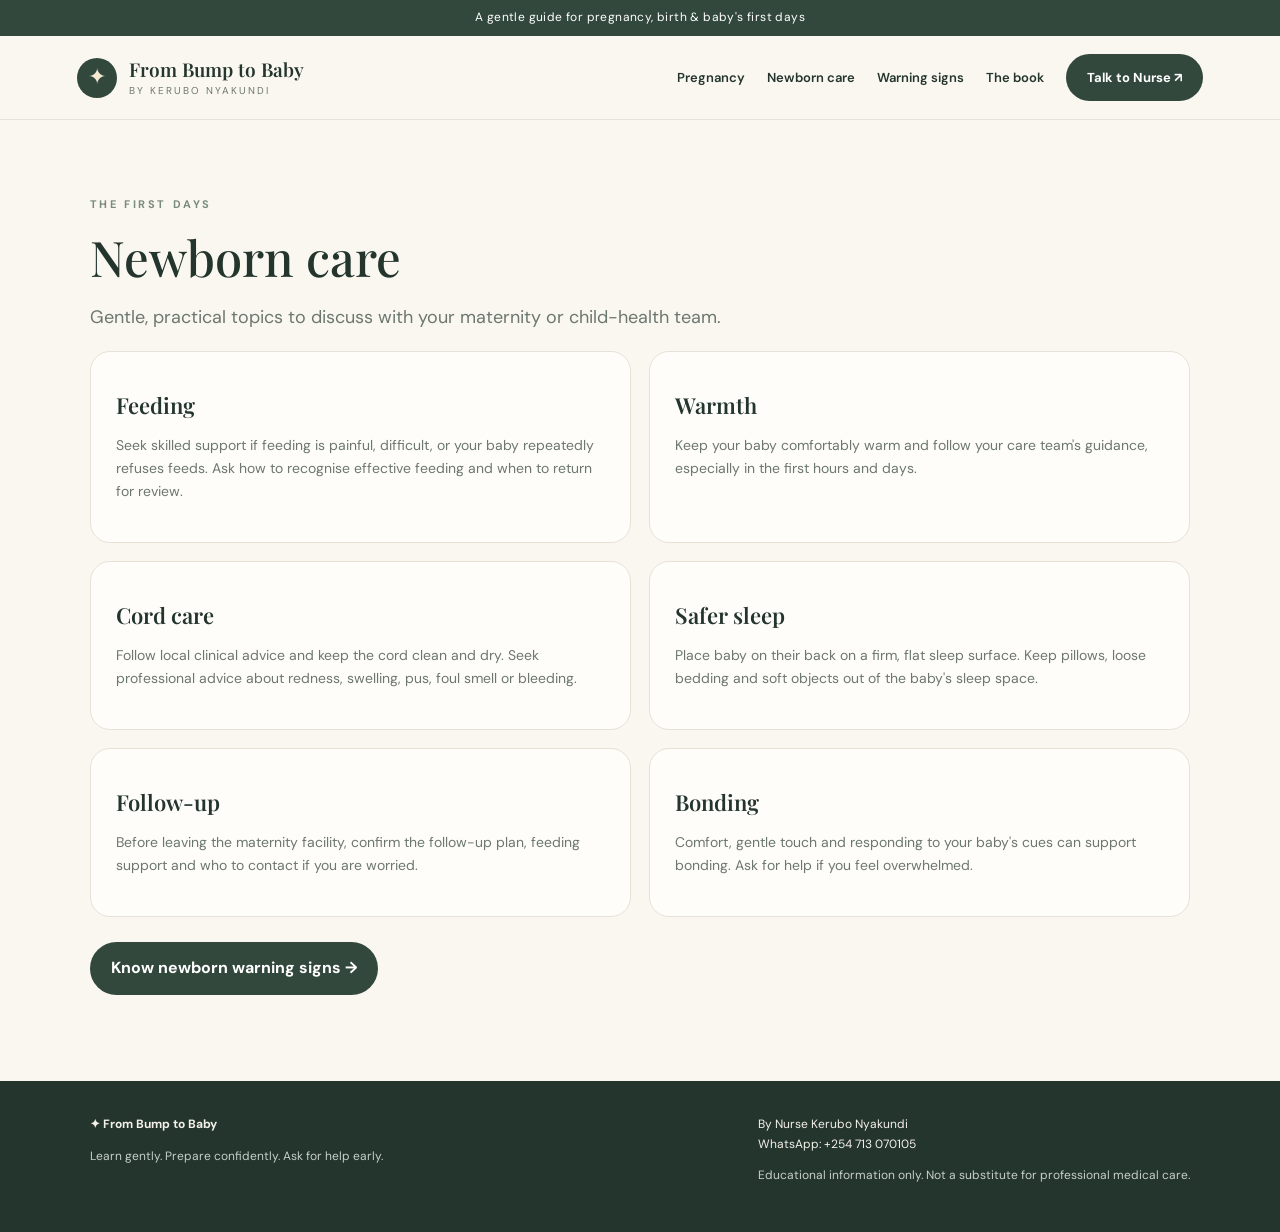
<file: newborn.html>
<!doctype html><html lang="en"><head><meta charset="utf-8"><meta name="viewport" content="width=device-width,initial-scale=1"><meta name="theme-color" content="#faf7f0"><meta name="description" content="Maternal and newborn education by Nurse Kerubo Nyakundi."><title>Newborn Care | From Bump to Baby</title><link rel="stylesheet" href="styles.css"></head><body><div class="topnote">A gentle guide for pregnancy, birth & baby's first days</div><header class="header"><a class="brand" href="index.html"><span class="brandmark">✦</span><span class="brandname">From Bump to Baby<small>BY KERUBO NYAKUNDI</small></span></a><nav class="navlinks"><a href="pregnancy.html">Pregnancy</a><a href="newborn.html">Newborn care</a><a href="warning-signs.html">Warning signs</a><a href="book.html">The book</a><a class="navcta" href="consultation.html">Talk to Nurse ↗</a></nav><button class="menu" aria-label="Open menu" onclick="document.querySelector('.mobile-menu').classList.toggle('open')">☰</button></header><nav class="mobile-menu"><a href="index.html">Home</a><a href="pregnancy.html">Pregnancy</a><a href="newborn.html">Newborn care</a><a href="warning-signs.html">Warning signs</a><a href="first-aid.html">First aid</a><a href="checklists.html">Parent checklists</a><a href="journal.html">Mama Journal</a><a href="book.html">Explore the book</a><a href="about.html">About Kerubo</a><a href="consultation.html">Talk to Nurse</a></nav><main class="page"><span class="eyebrow">THE FIRST DAYS</span><h1>Newborn care</h1><p class="lead">Gentle, practical topics to discuss with your maternity or child-health team.</p><div class="cards two"><div class="card"><h3>Feeding</h3><p>Seek skilled support if feeding is painful, difficult, or your baby repeatedly refuses feeds. Ask how to recognise effective feeding and when to return for review.</p></div><div class="card"><h3>Warmth</h3><p>Keep your baby comfortably warm and follow your care team's guidance, especially in the first hours and days.</p></div><div class="card"><h3>Cord care</h3><p>Follow local clinical advice and keep the cord clean and dry. Seek professional advice about redness, swelling, pus, foul smell or bleeding.</p></div><div class="card"><h3>Safer sleep</h3><p>Place baby on their back on a firm, flat sleep surface. Keep pillows, loose bedding and soft objects out of the baby's sleep space.</p></div><div class="card"><h3>Follow-up</h3><p>Before leaving the maternity facility, confirm the follow-up plan, feeding support and who to contact if you are worried.</p></div><div class="card"><h3>Bonding</h3><p>Comfort, gentle touch and responding to your baby's cues can support bonding. Ask for help if you feel overwhelmed.</p></div></div><p style="margin-top:25px"><a class="btn primary" href="warning-signs.html">Know newborn warning signs →</a></p></main><footer class="footer"><div><strong>✦ From Bump to Baby</strong><p>Learn gently. Prepare confidently. Ask for help early.</p></div><div>By Nurse Kerubo Nyakundi<br>WhatsApp: +254 713 070105<br><p>Educational information only. Not a substitute for professional medical care.</p></div></footer><script src="site.js"></script></body></html>
</file>
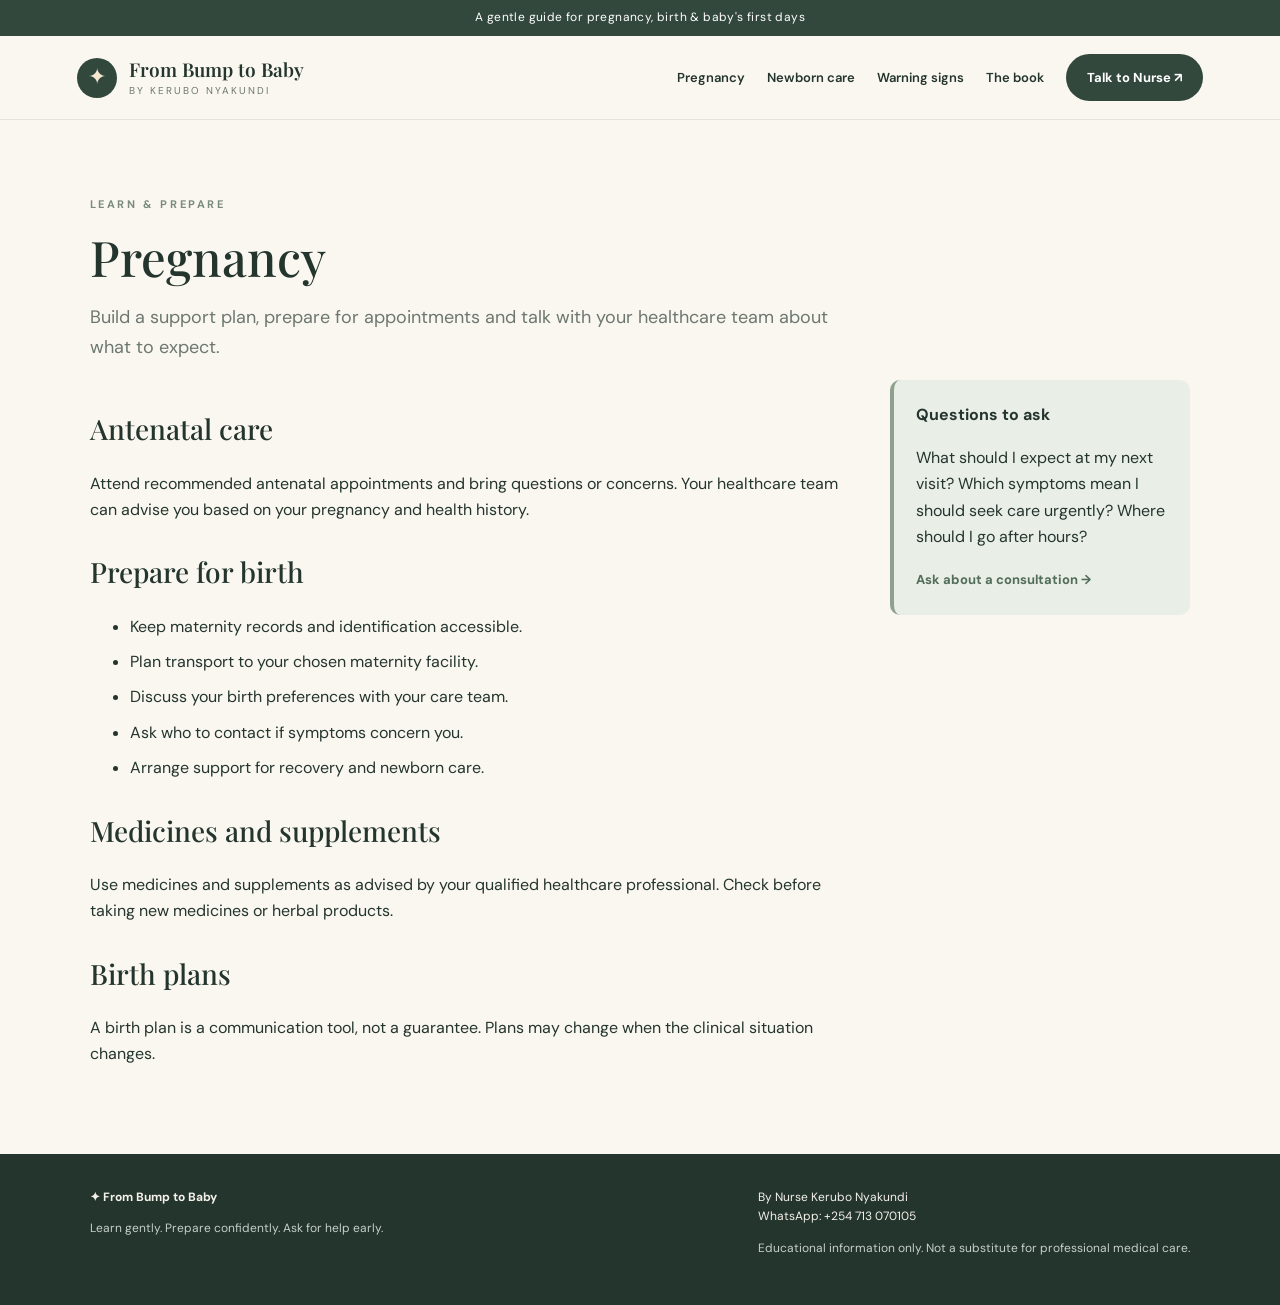
<file: pregnancy.html>
<!doctype html><html lang="en"><head><meta charset="utf-8"><meta name="viewport" content="width=device-width,initial-scale=1"><meta name="theme-color" content="#faf7f0"><meta name="description" content="Maternal and newborn education by Nurse Kerubo Nyakundi."><title>Pregnancy | From Bump to Baby</title><link rel="stylesheet" href="styles.css"></head><body><div class="topnote">A gentle guide for pregnancy, birth & baby's first days</div><header class="header"><a class="brand" href="index.html"><span class="brandmark">✦</span><span class="brandname">From Bump to Baby<small>BY KERUBO NYAKUNDI</small></span></a><nav class="navlinks"><a href="pregnancy.html">Pregnancy</a><a href="newborn.html">Newborn care</a><a href="warning-signs.html">Warning signs</a><a href="book.html">The book</a><a class="navcta" href="consultation.html">Talk to Nurse ↗</a></nav><button class="menu" aria-label="Open menu" onclick="document.querySelector('.mobile-menu').classList.toggle('open')">☰</button></header><nav class="mobile-menu"><a href="index.html">Home</a><a href="pregnancy.html">Pregnancy</a><a href="newborn.html">Newborn care</a><a href="warning-signs.html">Warning signs</a><a href="first-aid.html">First aid</a><a href="checklists.html">Parent checklists</a><a href="journal.html">Mama Journal</a><a href="book.html">Explore the book</a><a href="about.html">About Kerubo</a><a href="consultation.html">Talk to Nurse</a></nav><main class="page"><span class="eyebrow">LEARN & PREPARE</span><h1>Pregnancy</h1><p class="lead">Build a support plan, prepare for appointments and talk with your healthcare team about what to expect.</p><div class="content"><article><h2>Antenatal care</h2><p>Attend recommended antenatal appointments and bring questions or concerns. Your healthcare team can advise you based on your pregnancy and health history.</p><h2>Prepare for birth</h2><ul><li>Keep maternity records and identification accessible.</li><li>Plan transport to your chosen maternity facility.</li><li>Discuss your birth preferences with your care team.</li><li>Ask who to contact if symptoms concern you.</li><li>Arrange support for recovery and newborn care.</li></ul><h2>Medicines and supplements</h2><p>Use medicines and supplements as advised by your qualified healthcare professional. Check before taking new medicines or herbal products.</p><h2>Birth plans</h2><p>A birth plan is a communication tool, not a guarantee. Plans may change when the clinical situation changes.</p></article><aside class="tip"><strong>Questions to ask</strong><p>What should I expect at my next visit? Which symptoms mean I should seek care urgently? Where should I go after hours?</p><a class="textlink" href="consultation.html">Ask about a consultation →</a></aside></div></main><footer class="footer"><div><strong>✦ From Bump to Baby</strong><p>Learn gently. Prepare confidently. Ask for help early.</p></div><div>By Nurse Kerubo Nyakundi<br>WhatsApp: +254 713 070105<br><p>Educational information only. Not a substitute for professional medical care.</p></div></footer><script src="site.js"></script></body></html>
</file>
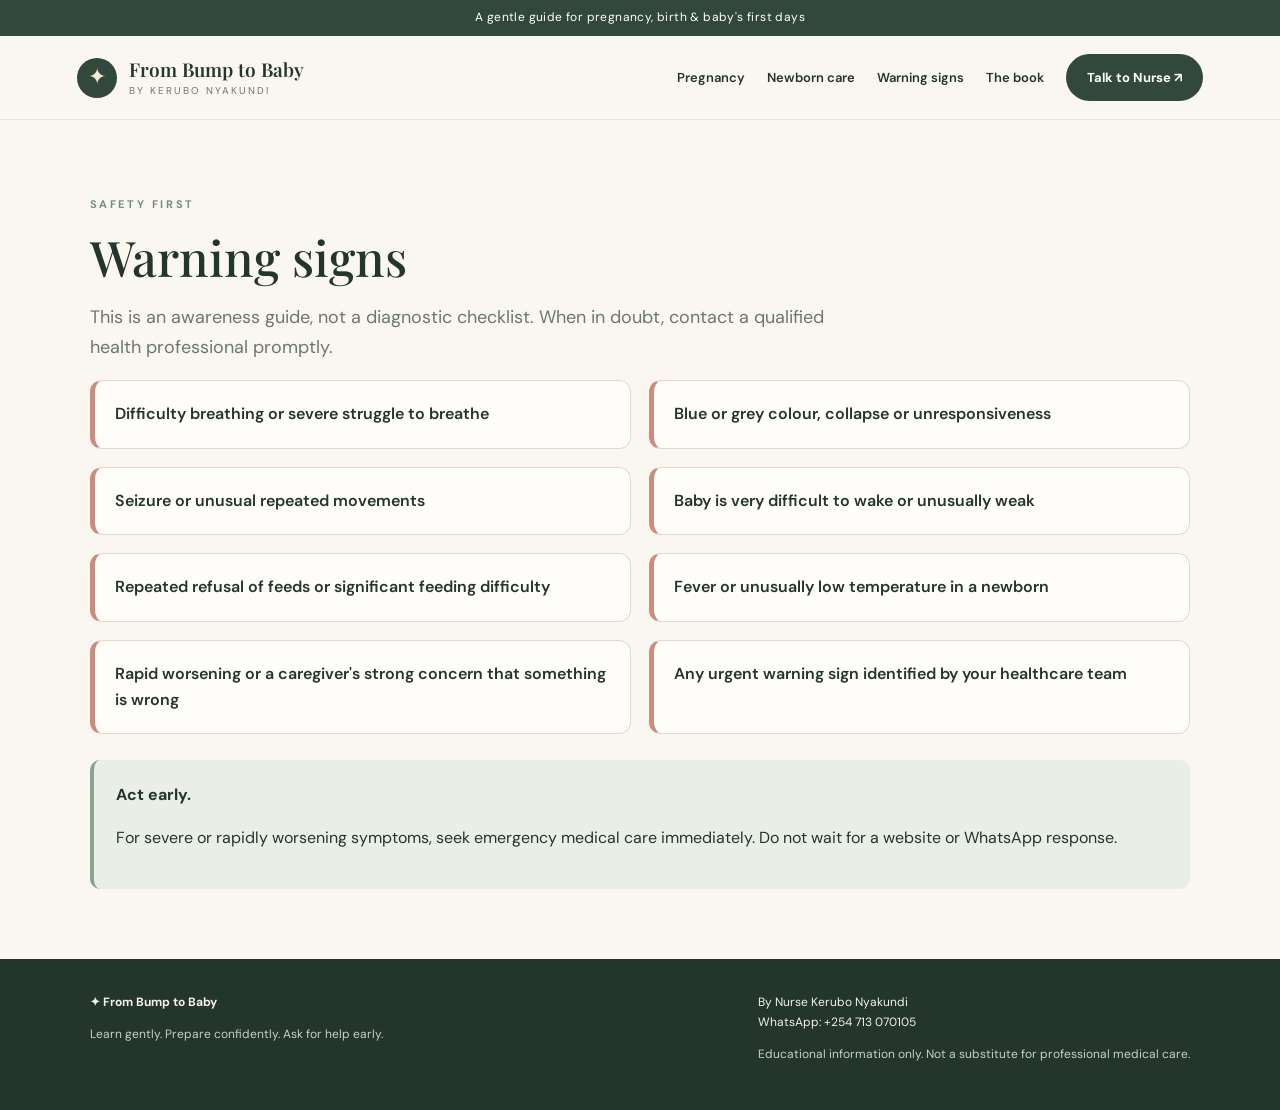
<file: warning-signs.html>
<!doctype html><html lang="en"><head><meta charset="utf-8"><meta name="viewport" content="width=device-width,initial-scale=1"><meta name="theme-color" content="#faf7f0"><meta name="description" content="Maternal and newborn education by Nurse Kerubo Nyakundi."><title>Warning Signs | From Bump to Baby</title><link rel="stylesheet" href="styles.css"></head><body><div class="topnote">A gentle guide for pregnancy, birth & baby's first days</div><header class="header"><a class="brand" href="index.html"><span class="brandmark">✦</span><span class="brandname">From Bump to Baby<small>BY KERUBO NYAKUNDI</small></span></a><nav class="navlinks"><a href="pregnancy.html">Pregnancy</a><a href="newborn.html">Newborn care</a><a href="warning-signs.html">Warning signs</a><a href="book.html">The book</a><a class="navcta" href="consultation.html">Talk to Nurse ↗</a></nav><button class="menu" aria-label="Open menu" onclick="document.querySelector('.mobile-menu').classList.toggle('open')">☰</button></header><nav class="mobile-menu"><a href="index.html">Home</a><a href="pregnancy.html">Pregnancy</a><a href="newborn.html">Newborn care</a><a href="warning-signs.html">Warning signs</a><a href="first-aid.html">First aid</a><a href="checklists.html">Parent checklists</a><a href="journal.html">Mama Journal</a><a href="book.html">Explore the book</a><a href="about.html">About Kerubo</a><a href="consultation.html">Talk to Nurse</a></nav><main class="page"><span class="eyebrow">SAFETY FIRST</span><h1>Warning signs</h1><p class="lead">This is an awareness guide, not a diagnostic checklist. When in doubt, contact a qualified health professional promptly.</p><div class="cards two"><div class="warning">Difficulty breathing or severe struggle to breathe</div><div class="warning">Blue or grey colour, collapse or unresponsiveness</div><div class="warning">Seizure or unusual repeated movements</div><div class="warning">Baby is very difficult to wake or unusually weak</div><div class="warning">Repeated refusal of feeds or significant feeding difficulty</div><div class="warning">Fever or unusually low temperature in a newborn</div><div class="warning">Rapid worsening or a caregiver's strong concern that something is wrong</div><div class="warning">Any urgent warning sign identified by your healthcare team</div></div><div class="tip" style="margin-top:26px"><strong>Act early.</strong><p>For severe or rapidly worsening symptoms, seek emergency medical care immediately. Do not wait for a website or WhatsApp response.</p></div></main><footer class="footer"><div><strong>✦ From Bump to Baby</strong><p>Learn gently. Prepare confidently. Ask for help early.</p></div><div>By Nurse Kerubo Nyakundi<br>WhatsApp: +254 713 070105<br><p>Educational information only. Not a substitute for professional medical care.</p></div></footer><script src="site.js"></script></body></html>
</file>
<file: styles.css>
@import url('https://fonts.googleapis.com/css2?family=DM+Sans:wght@400;500;600;700&family=Playfair+Display:ital,wght@0,500;0,600;1,500;1,600&display=swap');
:root{--ink:#24352e;--green:#32483d;--sage:#a9b8a6;--cream:#faf7f0;--paper:#fffdf9;--gold:#bd9560;--pink:#ead3cb;--muted:#6c7770;--line:#e7e1d7}*{box-sizing:border-box}html{scroll-behavior:smooth}body{margin:0;background:var(--cream);color:var(--ink);font-family:'DM Sans',Arial,sans-serif;line-height:1.65}a{color:inherit;text-decoration:none}button{font:inherit}.topnote{background:var(--green);color:#fff;text-align:center;padding:8px 12px;font-size:12px;letter-spacing:.4px}.header{display:flex;align-items:center;justify-content:space-between;padding:18px 6%;background:#faf7f0f5;border-bottom:1px solid var(--line);position:sticky;top:0;z-index:10;backdrop-filter:blur(12px)}.brand{display:flex;gap:12px;align-items:center}.brandmark{width:40px;height:40px;border-radius:50%;background:var(--green);color:#f6e9d2;display:grid;place-items:center;font-size:22px}.brandname{font:600 19px 'Playfair Display',Georgia,serif;line-height:1.2}.brandname small{display:block;font:10px 'DM Sans',sans-serif;letter-spacing:2px;color:var(--muted);margin-top:4px}.navlinks{display:flex;gap:22px;align-items:center;font-size:13px;font-weight:600}.navlinks a:hover{color:#718775}.navcta,.btn{border:0;border-radius:999px;padding:13px 21px;display:inline-flex;align-items:center;justify-content:center;gap:8px;font-weight:700;cursor:pointer}.navcta,.primary{background:var(--green);color:#fff}.secondary{border:1px solid #c8d0c6;background:transparent;color:var(--ink)}.menu{display:none;border:1px solid var(--line);border-radius:50%;width:42px;height:42px;background:var(--paper);font-size:22px}.hero{padding:74px 7% 82px;display:grid;grid-template-columns:1.02fr .98fr;gap:6%;align-items:center;background:radial-gradient(ellipse at 85% 20%,#e5e9df 0,transparent 38%),var(--cream);min-height:650px}.eyebrow{font-size:11px;letter-spacing:2.6px;font-weight:700;color:#798b7c;text-transform:uppercase}.hero h1{font:500 clamp(43px,5.4vw,73px)/1.08 'Playfair Display',Georgia,serif;letter-spacing:-1.5px;margin:22px 0}.hero h1 em{color:#819181}.hero p{font-size:17px;color:var(--muted);max-width:520px}.actions{display:flex;gap:10px;flex-wrap:wrap;margin:27px 0 16px}.fine{font-size:11px!important;max-width:460px}.hero-art{min-height:460px;border-radius:46% 46% 24px 24px;position:relative;overflow:hidden;background:linear-gradient(155deg,#e9d9c8 0%,#f2e9dc 40%,#b6c2b2 100%);display:flex;align-items:center;justify-content:center}.sun{width:245px;height:245px;border-radius:50%;background:linear-gradient(135deg,#f9eedb,#d8b58c);position:absolute;top:50px;right:18%;box-shadow:0 0 0 18px #ffffff18,0 0 0 42px #ffffff10}.arch{position:absolute;bottom:-60px;width:68%;height:310px;border-radius:180px 180px 0 0;background:#718879;border:14px solid #f7efe3;display:flex;align-items:center;justify-content:center}.arch:before{content:'♡';font:100px 'Playfair Display',serif;color:#f5ead7;margin-top:-30px}.art-caption{position:absolute;bottom:22px;left:20px;right:20px;text-align:center;color:#fff;font-size:11px;letter-spacing:2px;text-transform:uppercase}.section{padding:78px 7%}.section-head{max-width:720px;margin-bottom:32px}.section h2,.page h1{font:500 clamp(34px,4vw,49px)/1.15 'Playfair Display',Georgia,serif;margin:12px 0 18px}.lead{font-size:18px;color:var(--muted);max-width:760px}.cards{display:grid;gap:18px}.four{grid-template-columns:repeat(4,1fr)}.three{grid-template-columns:repeat(3,1fr)}.two{grid-template-columns:repeat(2,1fr)}.card{background:var(--paper);border:1px solid var(--line);border-radius:20px;padding:25px;transition:transform .2s,box-shadow .2s}.card:hover{transform:translateY(-4px);box-shadow:0 16px 34px #24352e0c}.card .emoji{font-size:29px}.card h3{font:600 22px 'Playfair Display',Georgia,serif;margin:13px 0 7px}.card p{font-size:14px;color:var(--muted)}.textlink{font-weight:700;font-size:13px;color:#516c59}.soft{background:#edf0e9}.split{display:grid;grid-template-columns:1fr 1fr;gap:7%;align-items:center}.quote{background:#e5e9df;border-radius:28px;padding:38px;font:italic 27px/1.4 'Playfair Display',Georgia,serif}.quote small{display:block;font:12px 'DM Sans',sans-serif;color:var(--muted);margin-top:18px}.bookcover{min-height:340px;max-width:300px;margin:auto;padding:32px;background:linear-gradient(145deg,#e7eadd,#a8b8a7);border:8px solid #f7f2e8;box-shadow:12px 15px 0 #d9cbb8;text-align:center;display:flex;flex-direction:column;justify-content:center;font:16px 'Playfair Display',serif;letter-spacing:3px}.bookcover strong{font-size:42px;line-height:1.03;letter-spacing:-1px;margin:18px 0}.bookcover small{font:10px 'DM Sans',sans-serif;letter-spacing:2px}.alertband{padding:38px 7%;background:var(--green);color:#fff;display:flex;justify-content:space-between;align-items:center;gap:25px}.alertband p{color:#e3e9e2;max-width:740px}.alertband h2{font:500 32px 'Playfair Display',serif;margin:7px 0}.alertband .secondary{color:#fff;border-color:#d1d9d0}.page{padding:70px 7%;min-height:65vh}.content{display:grid;grid-template-columns:minmax(0,1fr) 300px;gap:45px}.content h2{font:500 28px 'Playfair Display',serif;margin-top:30px}.content li{margin:9px 0}.tip{background:#e9eee7;border-left:4px solid #8ea18f;border-radius:10px;padding:22px;height:max-content}.warning{background:#fffdf9;border:1px solid #ead4ce;border-left:5px solid #c98c7d;border-radius:12px;padding:20px;font-weight:600}.form{max-width:760px;background:var(--paper);border:1px solid var(--line);border-radius:20px;padding:28px}.form label{display:block;margin:15px 0;font-weight:600}.form input,.form select,.form textarea{width:100%;display:block;padding:13px;margin-top:6px;border:1px solid #d8ddd6;border-radius:10px;background:#fff;font:inherit}.form textarea{min-height:120px}.badge{display:inline-block;border-radius:30px;background:#e9eee7;padding:6px 10px;font-size:11px;font-weight:700}.footer{background:#24352e;color:#f4f1e9;padding:34px 7%;display:flex;justify-content:space-between;gap:20px;font-size:12px}.footer p{color:#c6d0c7}.mobile-menu{display:none}.mobile-menu.open{display:grid;gap:12px;padding:15px 7% 22px;background:var(--paper);border-bottom:1px solid var(--line)}.mobile-menu a{padding:8px 0;font-weight:600}@media(max-width:900px){.navlinks{display:none}.menu{display:block}.hero{grid-template-columns:1fr;padding-top:55px}.hero-art{min-height:390px}.four{grid-template-columns:repeat(2,1fr)}.content{grid-template-columns:1fr}.split{gap:35px}.alertband{display:block}.alertband .btn{margin-top:12px}}@media(max-width:580px){.header{padding:14px 5%}.hero{padding:45px 6% 55px;gap:28px}.hero h1{font-size:43px}.hero-art{min-height:330px}.section,.page{padding:55px 6%}.four,.three,.two,.split{grid-template-columns:1fr}.quote{padding:27px;font-size:24px}.actions .btn{width:100%}.footer{display:block}.footer p{margin-bottom:0}.bookcover{min-height:310px}.alertband{padding:32px 6%}}
</file>
